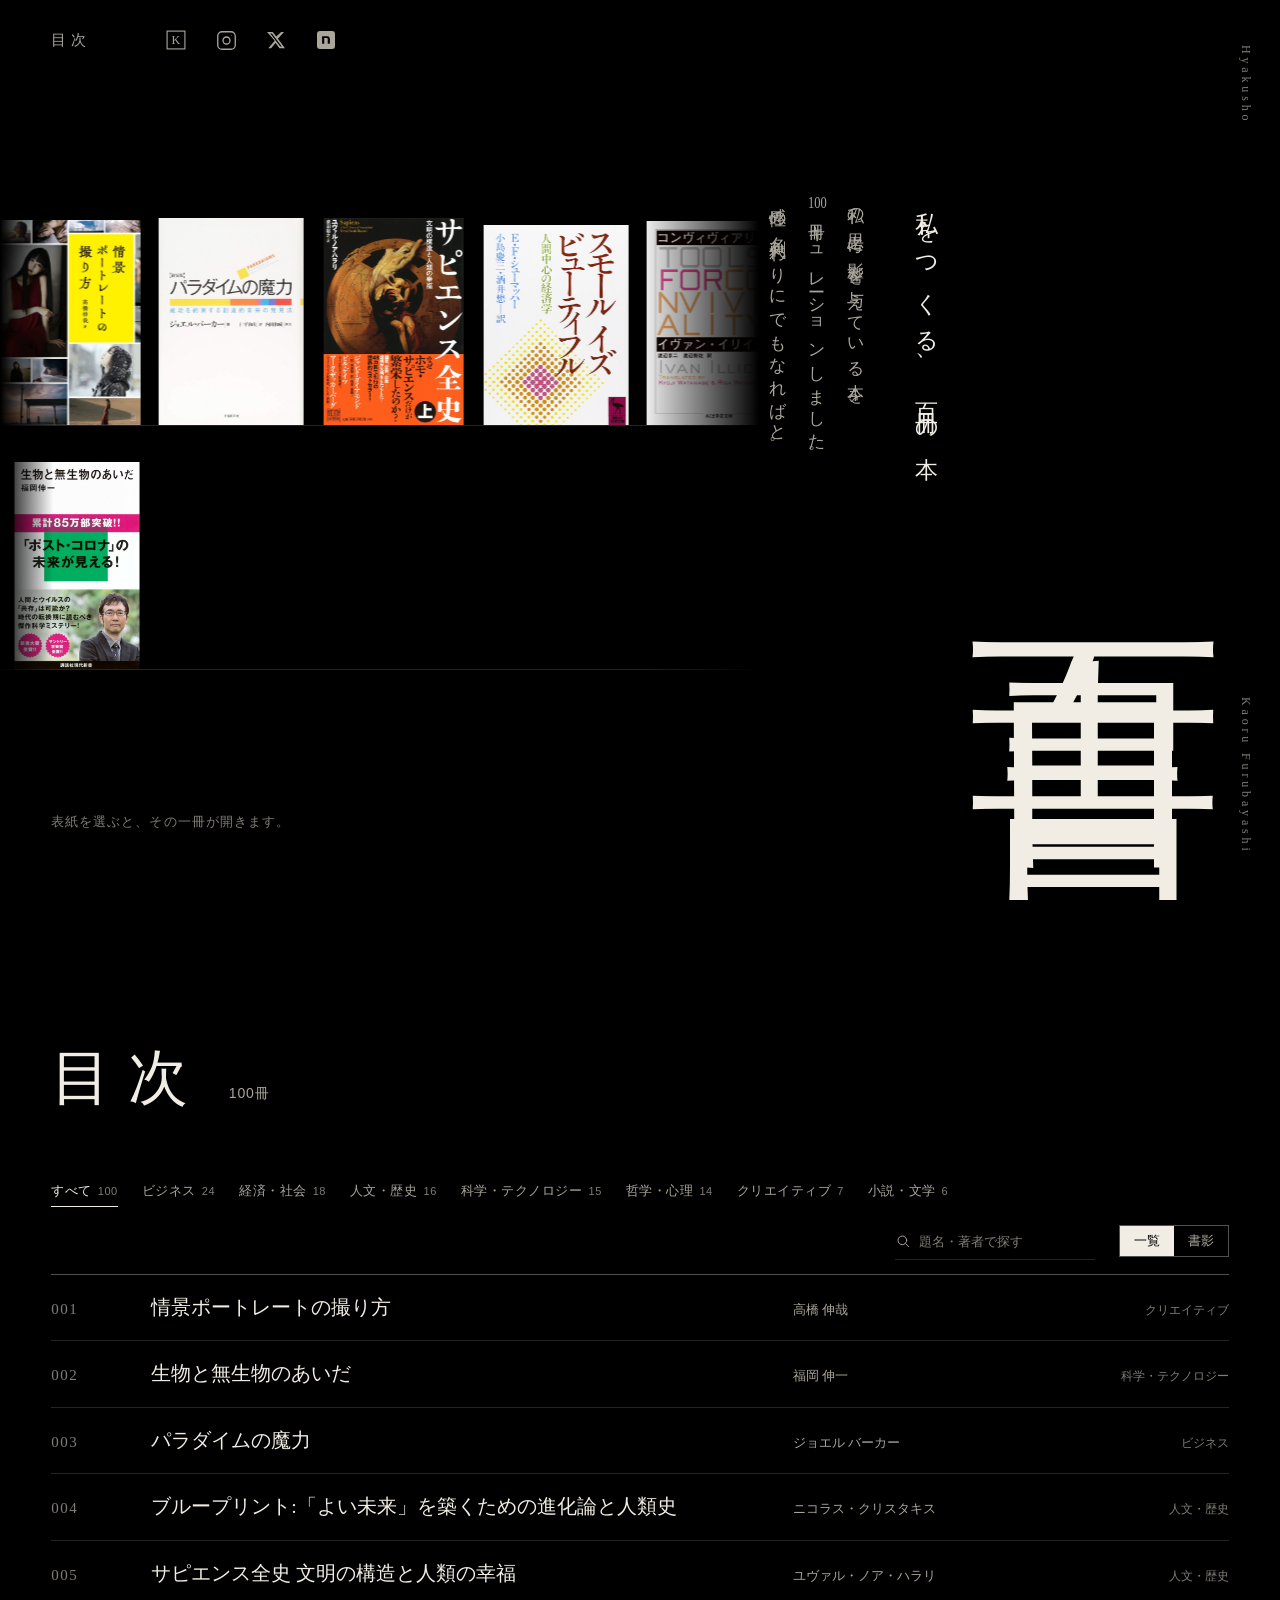
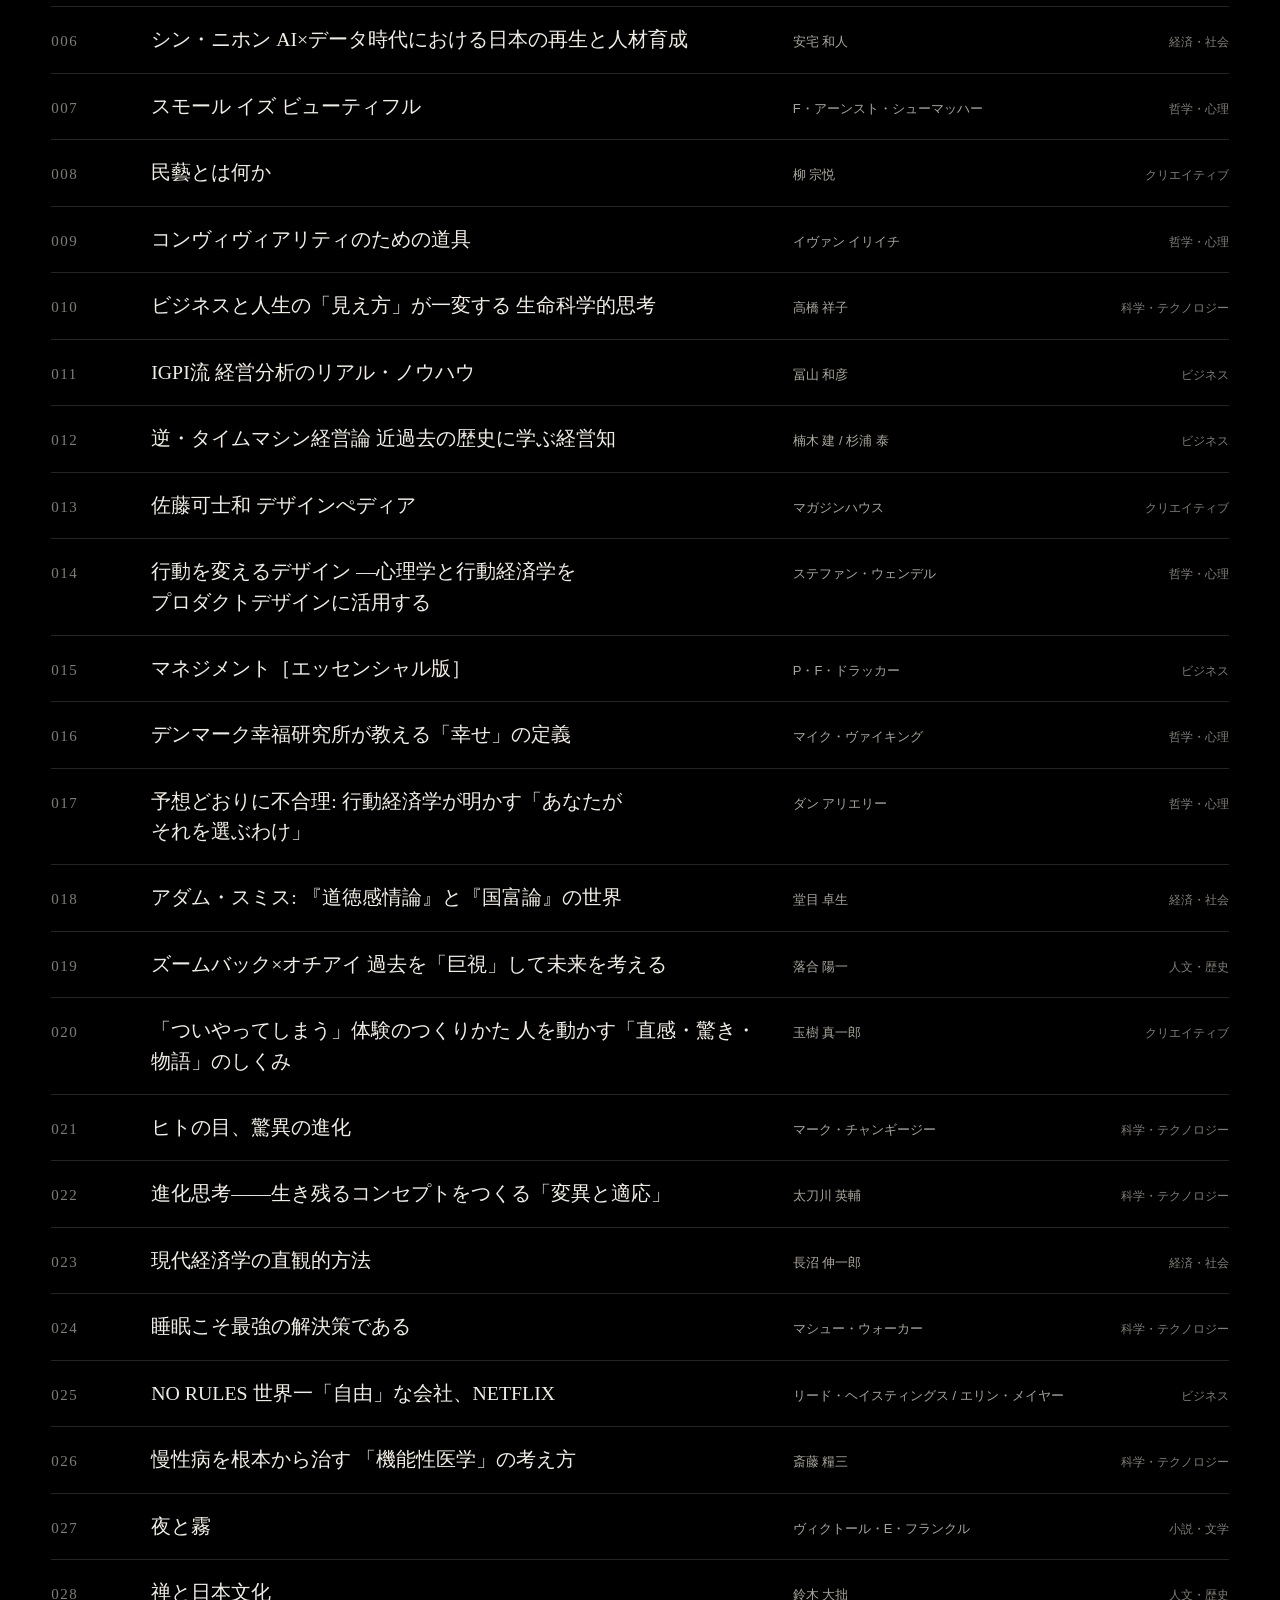
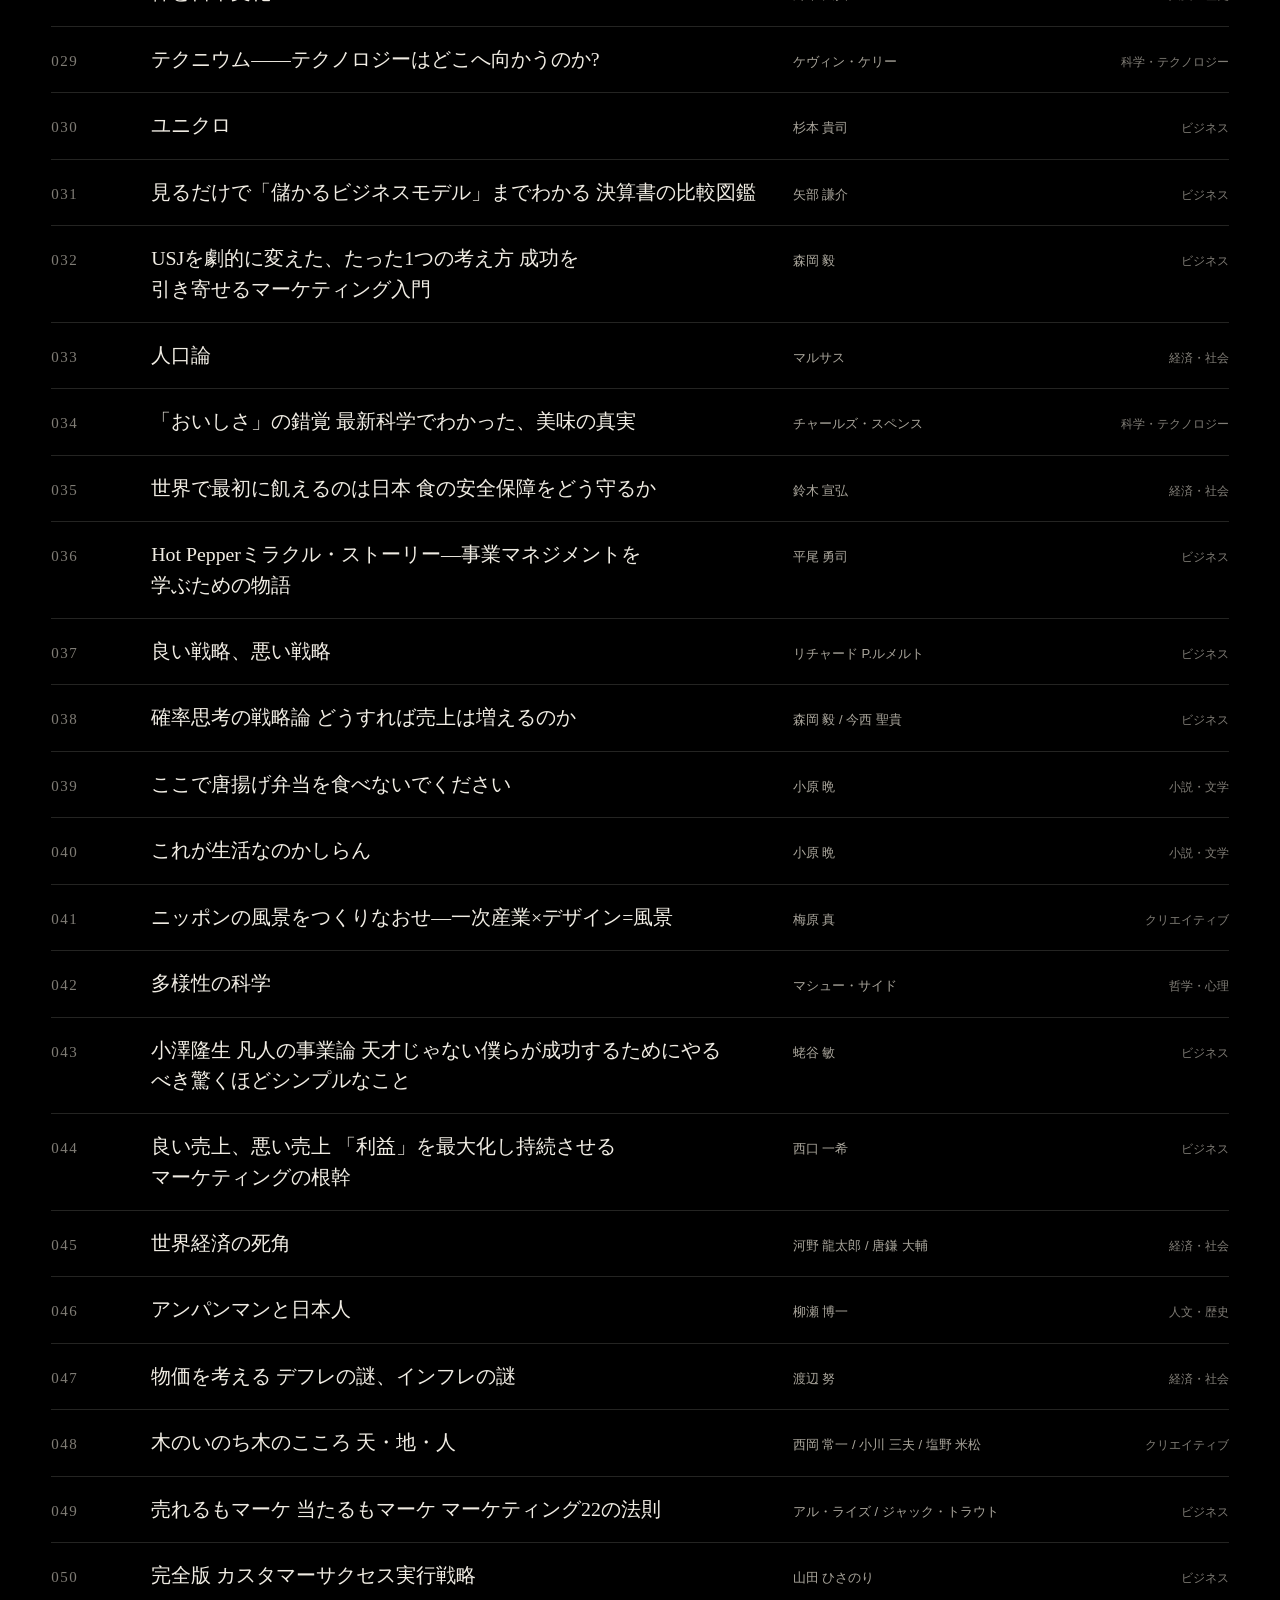
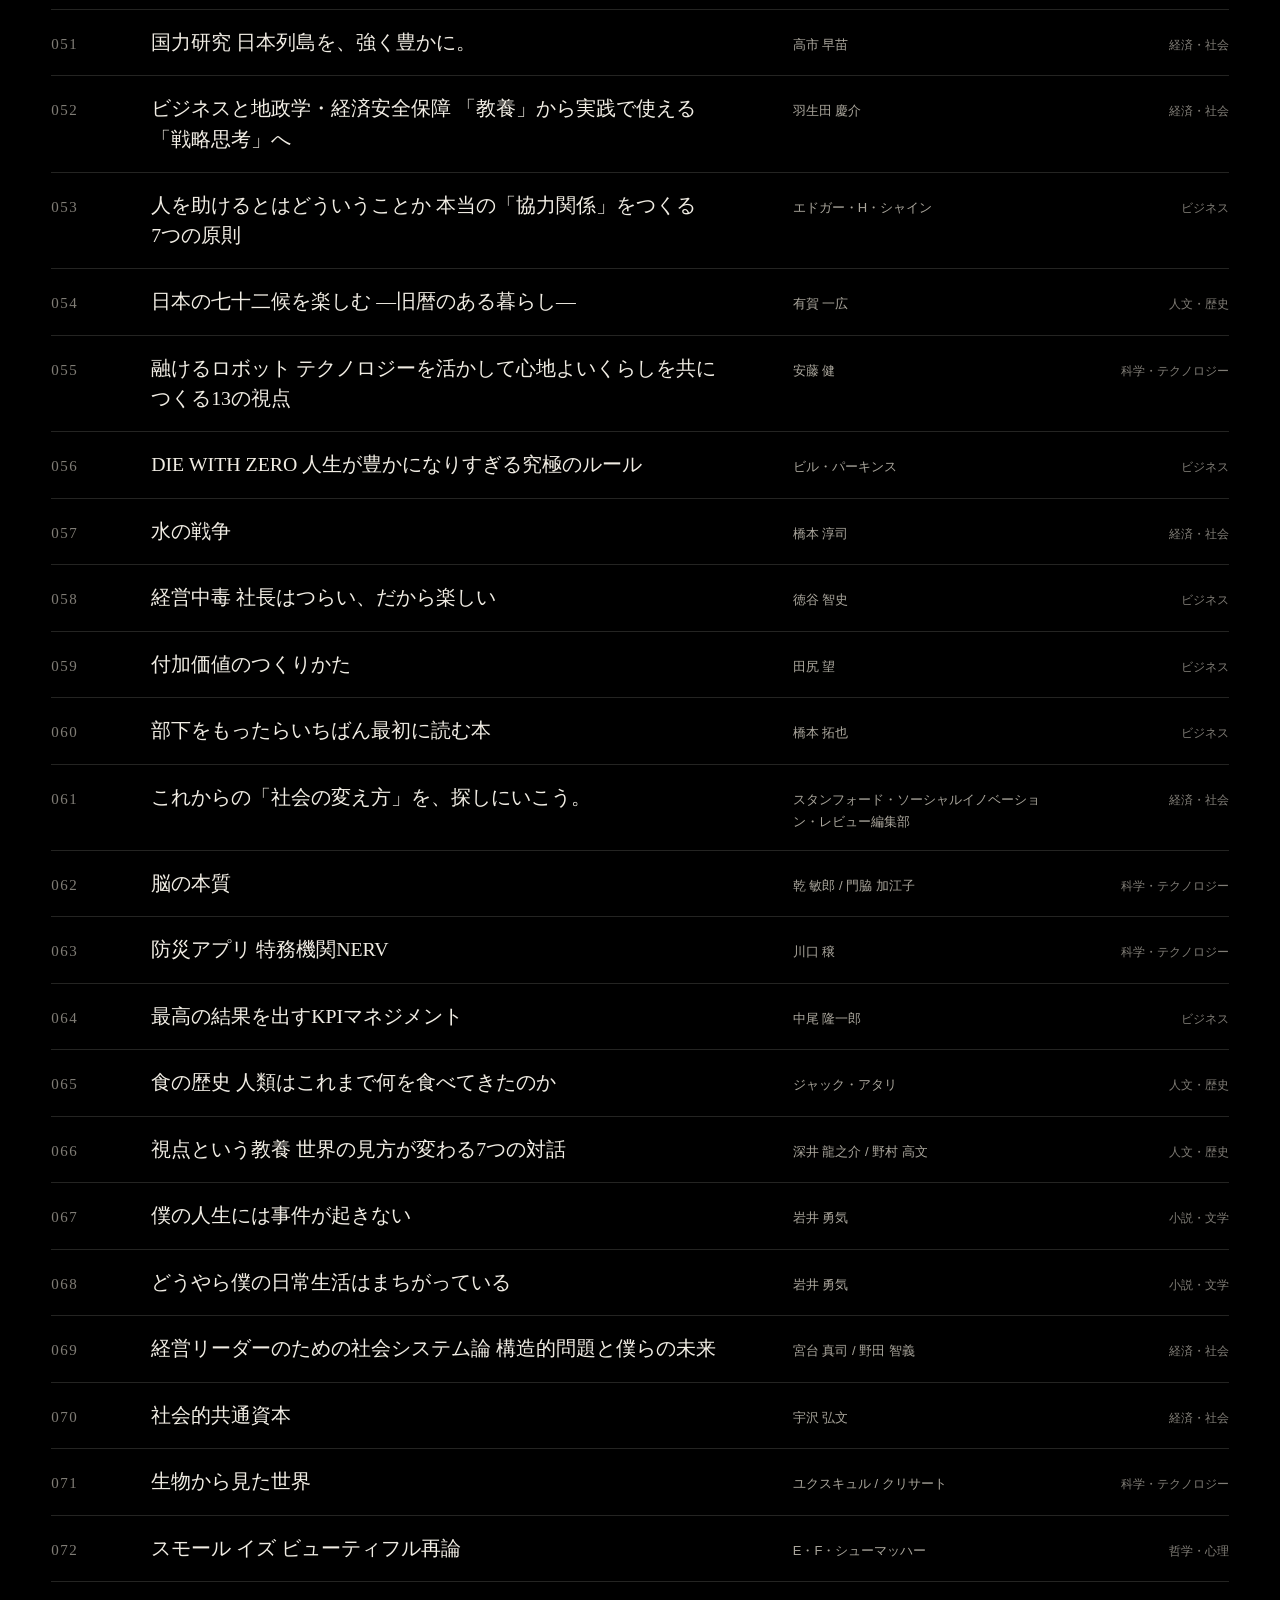
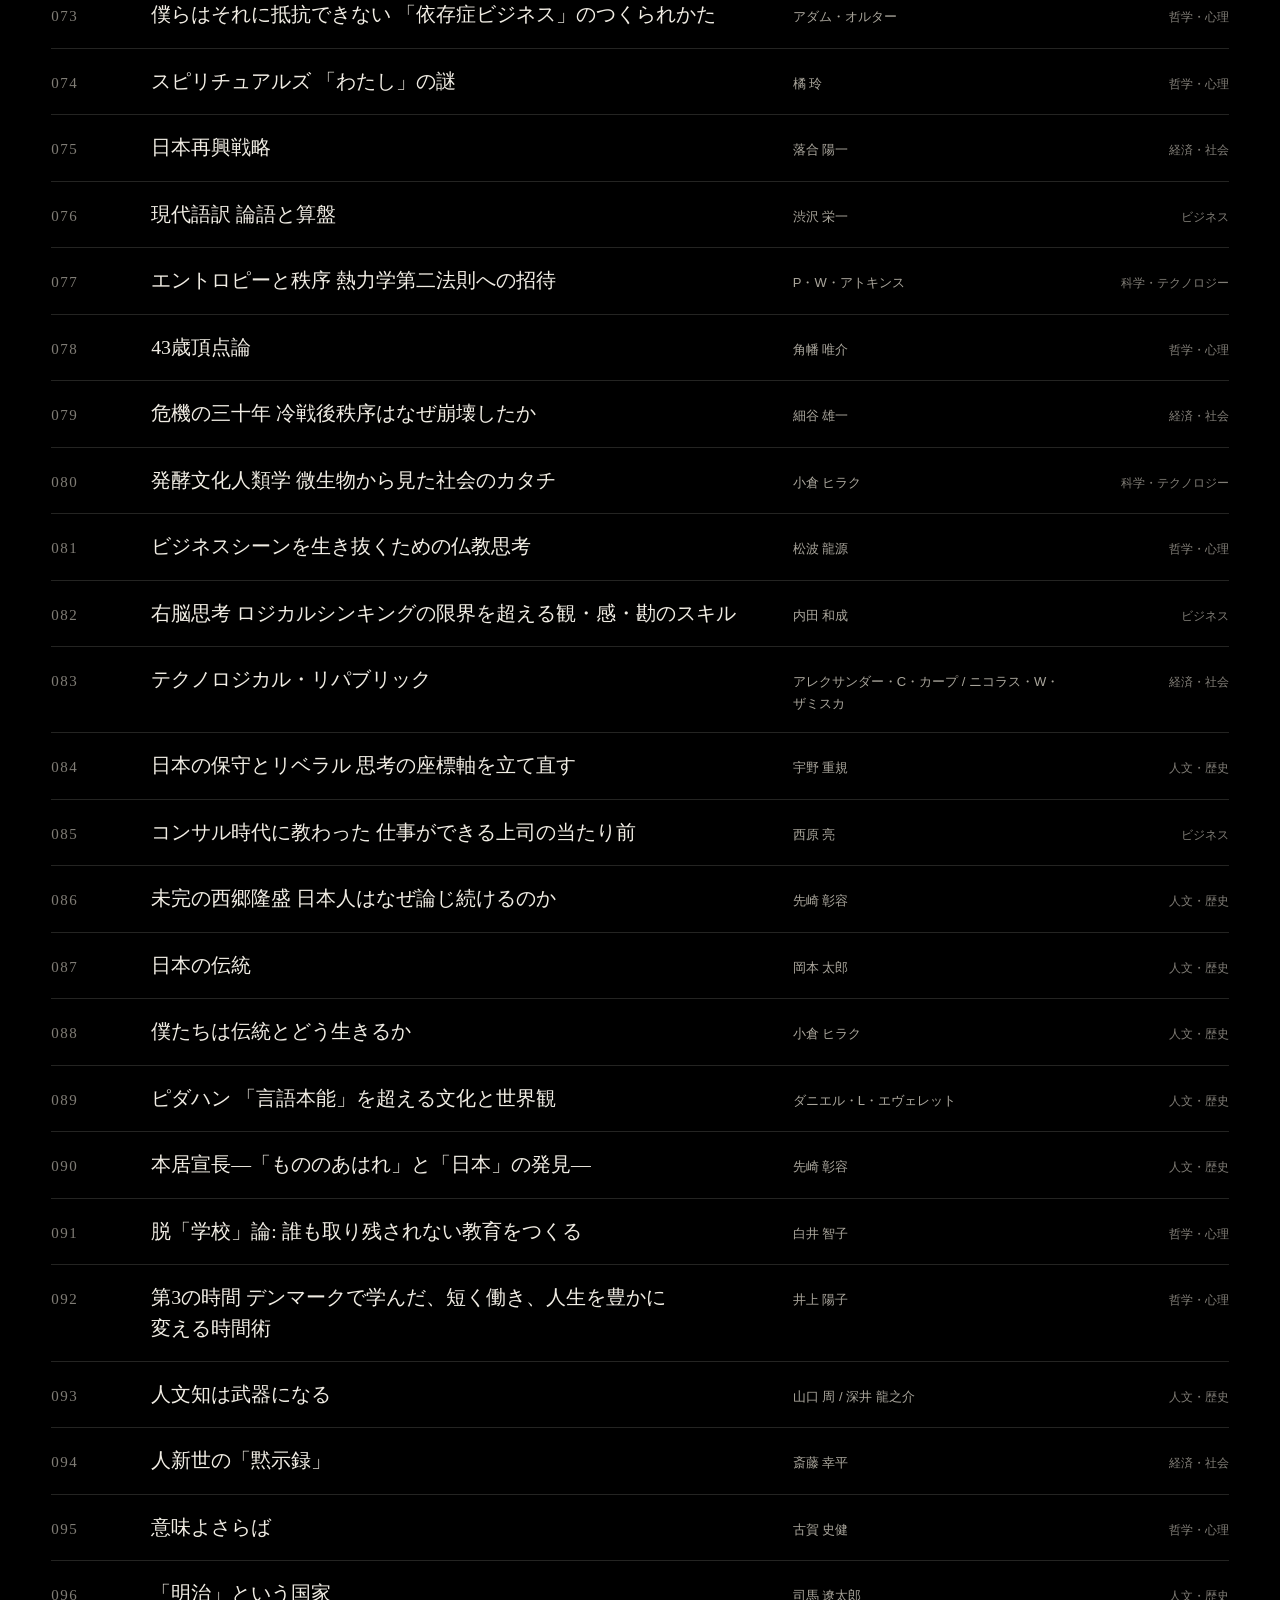
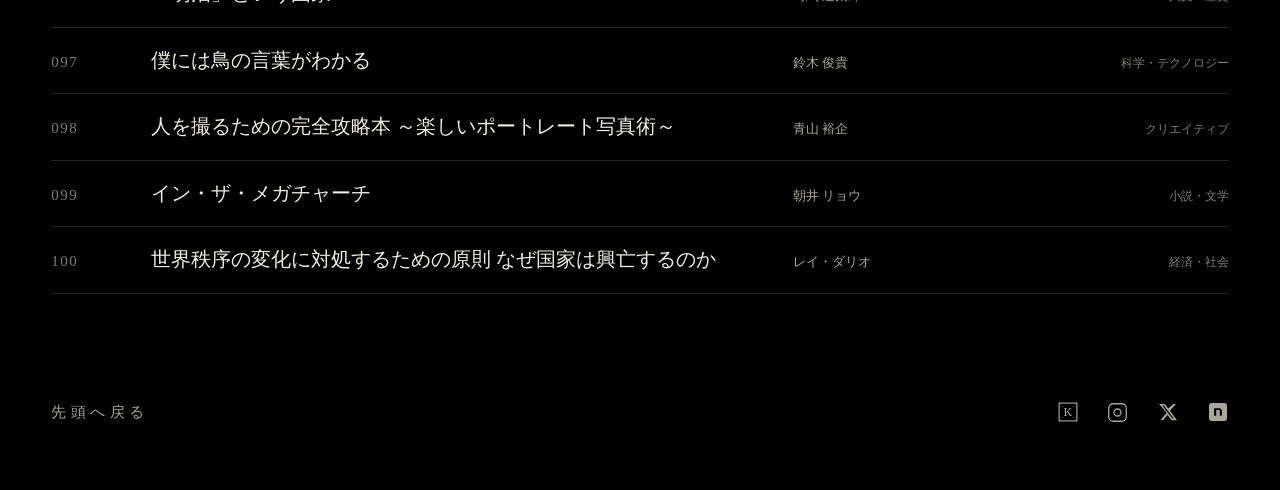
<file: index.html>
<!DOCTYPE html>
<html lang="ja">
<head>
<meta charset="UTF-8">
<meta http-equiv="Content-Security-Policy" content="default-src 'none'; script-src 'self'; style-src 'self' https://fonts.googleapis.com; font-src https://fonts.gstatic.com; img-src 'self'; connect-src 'self'; manifest-src 'self'; base-uri 'none'; form-action 'none'; object-src 'none'; require-trusted-types-for 'script'; trusted-types hyakusho-xml; upgrade-insecure-requests">
<meta name="viewport" content="width=device-width, initial-scale=1, viewport-fit=cover">
<meta name="referrer" content="no-referrer">
<meta name="color-scheme" content="dark">
<meta name="format-detection" content="telephone=no">
<title>&#x767E;&#x66F8; HYAKUSHO &#x2014; Kaoru Furubayashi</title>
<meta name="description" content="&#x767E;&#x66F8; HYAKUSHO &#x2014; &#x79C1;&#x3092;&#x3064;&#x304F;&#x308B;&#x3001;&#x767E;&#x518A;&#x306E;&#x672C;&#x3002;&#x79C1;&#x306E;&#x601D;&#x8003;&#x306B;&#x5F71;&#x97FF;&#x3092;&#x4E0E;&#x3048;&#x3066;&#x3044;&#x308B;100&#x518A;&#x306E;&#x30AD;&#x30E5;&#x30EC;&#x30FC;&#x30B7;&#x30E7;&#x30F3;&#x3002;">
<meta property="og:type" content="website">
<meta property="og:site_name" content="&#x767E;&#x66F8; HYAKUSHO">
<meta property="og:title" content="&#x767E;&#x66F8; &#x2014; &#x79C1;&#x3092;&#x3064;&#x304F;&#x308B;&#x3001;&#x767E;&#x518A;&#x306E;&#x672C;">
<meta property="og:description" content="&#x79C1;&#x306E;&#x601D;&#x8003;&#x306B;&#x5F71;&#x97FF;&#x3092;&#x4E0E;&#x3048;&#x3066;&#x3044;&#x308B;&#x672C;&#x3092;&#x3001;100&#x518A;&#x30AD;&#x30E5;&#x30EC;&#x30FC;&#x30B7;&#x30E7;&#x30F3;&#x3057;&#x307E;&#x3057;&#x305F;&#x3002;">
<meta property="og:locale" content="ja_JP">
<meta name="twitter:card" content="summary">
<meta name="theme-color" content="#000000">
<link rel="icon" href="favicon.ico" sizes="any">
<link rel="icon" type="image/svg+xml" href="favicon.svg">
<link rel="icon" type="image/png" sizes="32x32" href="favicon-32.png">
<link rel="icon" type="image/png" sizes="16x16" href="favicon-16.png">
<link rel="apple-touch-icon" href="apple-touch-icon.png">
<link rel="manifest" href="site.webmanifest">
<link rel="preconnect" href="https://fonts.googleapis.com">
<link rel="preconnect" href="https://fonts.gstatic.com" crossorigin>
<link rel="stylesheet" href="https://fonts.googleapis.com/css2?family=Shippori+Mincho+B1:wght@500&amp;display=swap">
<link rel="stylesheet" href="assets/app.css">
<script src="assets/boot.js"></script>
<script src="assets/app.js" defer></script>
</head>
<body>

<a class="skip" href="#mokuji">&#x76EE;&#x6B21;&#x3078;&#x79FB;&#x52D5;</a>

<div class="splash" id="splash" aria-hidden="true">
  <svg viewBox="0 0 512 512" fill="none" stroke="currentColor" stroke-width="12" stroke-linejoin="round" stroke-linecap="round">
    <path pathLength="1" d="M256 168 C216 140, 150 140, 118 160 L118 348 C150 328, 216 328, 256 356 Z"/>
    <path pathLength="1" d="M256 168 C296 140, 362 140, 394 160 L394 348 C362 328, 296 328, 256 356 Z"/>
  </svg>
</div>

<header class="tobira" id="top">
  <nav class="bar" aria-label="&#x30DA;&#x30FC;&#x30B8;&#x306E;&#x79FB;&#x52D5;&#x3068;&#x30EA;&#x30F3;&#x30AF;">
    <a class="bar-toc" href="#mokuji">&#x76EE;&#x6B21;</a>
    <ul class="links">
      <li><a href="https://www.kaoru-furubayashi.com/" target="_blank" rel="noopener noreferrer" aria-label="&#x81EA;&#x5DF1;&#x7D39;&#x4ECB;" data-tip="&#x81EA;&#x5DF1;&#x7D39;&#x4ECB;"><svg class="ico ico-home" viewBox="0 0 512 512" aria-hidden="true"><rect x="66" y="66" width="380" height="380" fill="none" stroke="currentColor" stroke-width="24"/><text x="256" y="346" text-anchor="middle" font-family="Georgia, serif" font-size="260" font-weight="300" fill="currentColor">K</text></svg></a></li>
      <li><a href="https://www.instagram.com/kaoru_desuyo/" target="_blank" rel="noopener noreferrer" aria-label="Instagram" data-tip="Instagram"><svg class="ico" viewBox="0 0 24 24" fill="none" stroke="currentColor" stroke-width="1.5" stroke-linecap="round" stroke-linejoin="round" aria-hidden="true"><rect x="2" y="2" width="20" height="20" rx="5" ry="5"/><circle cx="12" cy="12" r="4"/><circle cx="17.5" cy="6.5" r="0.5" fill="currentColor" stroke="none"/></svg></a></li>
      <li><a href="https://x.com/kaoru_desuyo" target="_blank" rel="noopener noreferrer" aria-label="X" data-tip="X"><svg class="ico ico-x" viewBox="0 0 24 24" fill="currentColor" aria-hidden="true"><path d="M18.244 2.25h3.308l-7.227 8.26 8.502 11.24H16.17l-4.714-6.231-5.401 6.231H2.748l7.73-8.835L1.254 2.25H8.08l4.258 5.63 5.906-5.63zm-1.161 17.52h1.833L7.084 4.126H5.117z"/></svg></a></li>
      <li><a href="https://note.com/f_k_2" target="_blank" rel="noopener noreferrer" aria-label="note" data-tip="note"><svg class="ico ico-note" viewBox="0 0 493 493" aria-hidden="true"><rect width="493" height="493" rx="80" ry="80" fill="currentColor"/><path d="m139.57,142.06c41.19,0,97.6-2.09,138.1-1.04,54.34,1.39,74.76,25.06,75.45,83.53.69,33.06,0,127.73,0,127.73h-58.79c0-82.83.35-96.5,0-122.6-.69-22.97-7.25-33.92-24.9-36.01-18.69-2.09-71.07-.35-71.07-.35v158.96h-58.79v-210.22Z" fill="#000"/></svg></a></li>
    </ul>
  </nav>

  <div class="tobira-text">
    <p class="spine-latin" lang="en"><span>Hyakusho</span><span>Kaoru Furubayashi</span></p>
    <h1 class="spine-title"><span>&#x767E;</span><span>&#x66F8;</span></h1>
    <p class="spine-sub">&#x79C1;&#x3092;&#x3064;&#x304F;&#x308B;&#x3001;&#x767E;&#x518A;&#x306E;&#x672C;</p>
    <p class="lede"><span class="ln">&#x79C1;&#x306E;&#x601D;&#x8003;&#x306B;&#x5F71;&#x97FF;&#x3092;&#x4E0E;&#x3048;&#x3066;&#x3044;&#x308B;&#x672C;&#x3092;&#x3001;</span><span class="ln"><span class="tcy">100</span>&#x518A;&#x30AD;&#x30E5;&#x30EC;&#x30FC;&#x30B7;&#x30E7;&#x30F3;&#x3057;&#x307E;&#x3057;&#x305F;&#x3002;</span><span class="ln">&#x611F;&#x6027;&#x306E;&#x540D;&#x523A;&#x4EE3;&#x308F;&#x308A;&#x306B;&#x3067;&#x3082;&#x306A;&#x308C;&#x3070;&#x3068;&#x3002;</span></p>
  </div>

  <div class="belts" id="belts" aria-hidden="true">
    <div class="belt"><div class="belt-track"></div></div>
    <div class="belt"><div class="belt-track"></div></div>
  </div>

  <p class="readout" id="readout" aria-hidden="true">
    <span class="readout-no" id="readout-no"></span>
    <span class="readout-title" id="readout-title" data-idle="&#x8868;&#x7D19;&#x3092;&#x9078;&#x3076;&#x3068;&#x3001;&#x305D;&#x306E;&#x4E00;&#x518A;&#x304C;&#x958B;&#x304D;&#x307E;&#x3059;&#x3002;">&#x8868;&#x7D19;&#x3092;&#x9078;&#x3076;&#x3068;&#x3001;&#x305D;&#x306E;&#x4E00;&#x518A;&#x304C;&#x958B;&#x304D;&#x307E;&#x3059;&#x3002;</span>
    <span class="readout-author" id="readout-author"></span>
  </p>
</header>

<main class="mokuji" id="mokuji" tabindex="-1">
  <div class="mokuji-head">
    <h2>&#x76EE;&#x6B21;</h2>
    <p class="count" id="count" aria-live="polite"></p>
  </div>

  <div class="tools">
    <div class="chips" id="chips" role="group" aria-label="&#x30B8;&#x30E3;&#x30F3;&#x30EB;&#x3067;&#x7D5E;&#x308A;&#x8FBC;&#x3080;" data-all="&#x3059;&#x3079;&#x3066;"></div>
    <div class="tools-side">
      <div class="search">
        <label for="q" class="search-icon">
          <span class="vh">&#x984C;&#x540D;&#x30FB;&#x8457;&#x8005;&#x3067;&#x63A2;&#x3059;</span>
          <svg viewBox="0 0 24 24" fill="none" stroke="currentColor" stroke-width="1.5" stroke-linecap="round" aria-hidden="true"><circle cx="11" cy="11" r="6.5"/><path d="m16 16 4.5 4.5"/></svg>
        </label>
        <input id="q" type="search" placeholder="&#x984C;&#x540D;&#x30FB;&#x8457;&#x8005;&#x3067;&#x63A2;&#x3059;" autocomplete="off" autocapitalize="off" spellcheck="false" maxlength="60" enterkeyhint="search">
        <button type="button" class="search-clear" id="q-clear" aria-label="&#x691C;&#x7D22;&#x8A9E;&#x3092;&#x6D88;&#x3059;" hidden>
          <svg viewBox="0 0 24 24" fill="none" stroke="currentColor" stroke-width="1.5" stroke-linecap="round" aria-hidden="true"><path d="M7 7l10 10M17 7 7 17"/></svg>
        </button>
      </div>
      <div class="views" role="group" aria-label="&#x8868;&#x793A;&#x306E;&#x5207;&#x308A;&#x66FF;&#x3048;">
        <button type="button" id="view-list" aria-pressed="true">&#x4E00;&#x89A7;</button>
        <button type="button" id="view-grid" aria-pressed="false">&#x66F8;&#x5F71;</button>
      </div>
    </div>
  </div>

  <p class="state" id="loading">&#x8AAD;&#x307F;&#x8FBC;&#x3093;&#x3067;&#x3044;&#x307E;&#x3059;</p>

  <div class="state" id="error" hidden>
    <p class="state-title" id="error-title"></p>
    <p id="error-lead"></p>
    <ul class="state-list" id="error-list"></ul>
    <div class="pick" id="error-pick" hidden>
      <button type="button" class="pickbtn" id="pick">books.xlsx &#x3092;&#x9078;&#x3093;&#x3067;&#x8868;&#x793A;&#x3059;&#x308B;</button>
      <input type="file" id="pick-file" accept=".xlsx,.csv" hidden>
      <p class="state-note">&#x9078;&#x3093;&#x3060;&#x30D5;&#x30A1;&#x30A4;&#x30EB;&#x306F;&#x3053;&#x306E;&#x30D1;&#x30BD;&#x30B3;&#x30F3;&#x306E;&#x4E2D;&#x3067;&#x8AAD;&#x307F;&#x8FBC;&#x3080;&#x3060;&#x3051;&#x3067;&#x3001;&#x3069;&#x3053;&#x306B;&#x3082;&#x9001;&#x4FE1;&#x3055;&#x308C;&#x307E;&#x305B;&#x3093;&#x3002;</p>
    </div>
  </div>

  <div class="state check" id="check" hidden></div>

  <ol class="list" id="list"></ol>
  <ol class="grid" id="grid" hidden></ol>

  <div class="state" id="empty" hidden>
    <p class="state-title">&#x4E00;&#x81F4;&#x3059;&#x308B;&#x672C;&#x304C;&#x3042;&#x308A;&#x307E;&#x305B;&#x3093;&#x3002;</p>
    <button type="button" class="textbtn" id="reset">&#x7D5E;&#x308A;&#x8FBC;&#x307F;&#x3092;&#x89E3;&#x9664;</button>
  </div>
</main>

<footer class="end">
  <a class="end-top" href="#top">&#x5148;&#x982D;&#x3078;&#x623B;&#x308B;</a>
  <ul class="links">
    <li><a href="https://www.kaoru-furubayashi.com/" target="_blank" rel="noopener noreferrer" aria-label="&#x81EA;&#x5DF1;&#x7D39;&#x4ECB;" data-tip="&#x81EA;&#x5DF1;&#x7D39;&#x4ECB;"><svg class="ico ico-home" viewBox="0 0 512 512" aria-hidden="true"><rect x="66" y="66" width="380" height="380" fill="none" stroke="currentColor" stroke-width="24"/><text x="256" y="346" text-anchor="middle" font-family="Georgia, serif" font-size="260" font-weight="300" fill="currentColor">K</text></svg></a></li>
    <li><a href="https://www.instagram.com/kaoru_desuyo/" target="_blank" rel="noopener noreferrer" aria-label="Instagram" data-tip="Instagram"><svg class="ico" viewBox="0 0 24 24" fill="none" stroke="currentColor" stroke-width="1.5" stroke-linecap="round" stroke-linejoin="round" aria-hidden="true"><rect x="2" y="2" width="20" height="20" rx="5" ry="5"/><circle cx="12" cy="12" r="4"/><circle cx="17.5" cy="6.5" r="0.5" fill="currentColor" stroke="none"/></svg></a></li>
    <li><a href="https://x.com/kaoru_desuyo" target="_blank" rel="noopener noreferrer" aria-label="X" data-tip="X"><svg class="ico ico-x" viewBox="0 0 24 24" fill="currentColor" aria-hidden="true"><path d="M18.244 2.25h3.308l-7.227 8.26 8.502 11.24H16.17l-4.714-6.231-5.401 6.231H2.748l7.73-8.835L1.254 2.25H8.08l4.258 5.63 5.906-5.63zm-1.161 17.52h1.833L7.084 4.126H5.117z"/></svg></a></li>
    <li><a href="https://note.com/f_k_2" target="_blank" rel="noopener noreferrer" aria-label="note" data-tip="note"><svg class="ico ico-note" viewBox="0 0 493 493" aria-hidden="true"><rect width="493" height="493" rx="80" ry="80" fill="currentColor"/><path d="m139.57,142.06c41.19,0,97.6-2.09,138.1-1.04,54.34,1.39,74.76,25.06,75.45,83.53.69,33.06,0,127.73,0,127.73h-58.79c0-82.83.35-96.5,0-122.6-.69-22.97-7.25-33.92-24.9-36.01-18.69-2.09-71.07-.35-71.07-.35v158.96h-58.79v-210.22Z" fill="#000"/></svg></a></li>
  </ul>
</footer>

<dialog class="book" id="book" aria-labelledby="bk-title">
  <div class="book-in">
    <div class="book-scroll" id="bk-scroll">
    <div class="book-cover" id="bk-cover"></div>
    <div class="book-body" id="bk-body">
      <p class="book-meta"><span class="book-no" id="bk-no"></span><span class="book-genre" id="bk-genre"></span></p>
      <h2 class="book-title" id="bk-title" tabindex="-1" autofocus></h2>
      <p class="book-author" id="bk-author"></p>
      <p class="book-review" id="bk-review" hidden></p>
      <div class="book-actions">
        <a class="book-link" id="bk-link" target="_blank" rel="noopener noreferrer nofollow">
          <span>&#x5546;&#x54C1;&#x30DA;&#x30FC;&#x30B8;&#x3078;</span>
          <span class="book-host" id="bk-host"></span>
          <svg viewBox="0 0 24 24" fill="none" stroke="currentColor" stroke-width="1.5" stroke-linecap="round" stroke-linejoin="round" aria-hidden="true"><path d="M14 4h6v6"/><path d="M20 4 10 14"/><path d="M18 14v5a1 1 0 0 1-1 1H5a1 1 0 0 1-1-1V7a1 1 0 0 1 1-1h5"/></svg>
        </a>
        <button type="button" class="textbtn" id="bk-copy" data-label="&#x30EA;&#x30F3;&#x30AF;&#x3092;&#x30B3;&#x30D4;&#x30FC;" data-done="&#x30B3;&#x30D4;&#x30FC;&#x3057;&#x307E;&#x3057;&#x305F;" hidden>&#x30EA;&#x30F3;&#x30AF;&#x3092;&#x30B3;&#x30D4;&#x30FC;</button>
      </div>
    </div>
    </div>
    <div class="book-nav">
      <button type="button" id="bk-prev">
        <span class="vh">&#x524D;&#x306E;&#x4E00;&#x518A;</span>
        <svg viewBox="0 0 24 24" fill="none" stroke="currentColor" stroke-width="1.5" stroke-linecap="round" stroke-linejoin="round" aria-hidden="true"><path d="m14 6-6 6 6 6"/></svg>
        <span id="bk-prev-t"></span>
      </button>
      <button type="button" id="bk-next">
        <span class="vh">&#x6B21;&#x306E;&#x4E00;&#x518A;</span>
        <span id="bk-next-t"></span>
        <svg viewBox="0 0 24 24" fill="none" stroke="currentColor" stroke-width="1.5" stroke-linecap="round" stroke-linejoin="round" aria-hidden="true"><path d="m10 6 6 6-6 6"/></svg>
      </button>
    </div>
    <button type="button" class="book-close" id="bk-close" aria-label="&#x9589;&#x3058;&#x308B;">
      <svg viewBox="0 0 24 24" fill="none" stroke="currentColor" stroke-width="1.5" stroke-linecap="round" aria-hidden="true"><path d="M6 6l12 12M18 6 6 18"/></svg>
    </button>
  </div>
</dialog>

<div class="peek" id="peek" aria-hidden="true"><img id="peek-img" alt="" decoding="async"></div>

<noscript><p class="noscript">&#x3053;&#x306E;&#x9801;&#x306F; JavaScript &#x3092;&#x6709;&#x52B9;&#x306B;&#x3059;&#x308B;&#x3068;&#x3001;100&#x518A;&#x306E;&#x4E00;&#x89A7;&#x304C;&#x8868;&#x793A;&#x3055;&#x308C;&#x307E;&#x3059;&#x3002;</p></noscript>

</body>
</html>
</file>
<file: assets/app.css>
@charset "UTF-8";
/* Hyakusho - stylesheet. ASCII only on purpose (encoding-proof). */

:root {
  --sumi: #000;                          /* ink: the page */
  --sumi-2: #0e0e0d;                     /* raised surface */
  --kami: #f1ede4;                       /* paper: text */
  --kami-2: #aaa69c;                     /* secondary text */
  --kami-3: #807d76;                     /* tertiary text */
  --kei: rgba(241, 237, 228, .15);       /* hairline */
  --kei-2: rgba(241, 237, 228, .34);     /* strong hairline */
  --mincho: "Shippori Mincho B1", "Hiragino Mincho ProN", "Yu Mincho", YuMincho, "Noto Serif JP", serif;
  --gothic: "Hiragino Kaku Gothic ProN", "Hiragino Sans", "Yu Gothic Medium", "Yu Gothic", "Noto Sans JP", Meiryo, sans-serif;
  --pad: clamp(1.25rem, 4vw, 3.5rem);
  --ease: cubic-bezier(.2, .7, .1, 1);
  --intro: 1.15s;                        /* when the title page starts to appear */
  color-scheme: dark;
}

*, *::before, *::after { box-sizing: border-box; }
html { background: var(--sumi); -webkit-text-size-adjust: 100%; scroll-behavior: smooth; }
html:has(dialog[open]) { overflow: hidden; }
body {
  margin: 0;
  background: var(--sumi);
  color: var(--kami);
  font: 500 1rem/1.9 var(--mincho);
  -webkit-font-smoothing: antialiased;
  overflow-x: clip;
}
h1, h2, p, ol, ul { margin: 0; }
ol, ul { padding: 0; list-style: none; }
a { color: inherit; }
button { font: inherit; color: inherit; background: none; border: 0; padding: 0; cursor: pointer; border-radius: 0; }
img { display: block; }
.row-title, .tile-title, .book-title, .readout-title, .state-title, .fb-title, .book-nav span { word-break: auto-phrase; }
[hidden] { display: none !important; }
:focus-visible { outline: 2px solid var(--kami); outline-offset: 3px; }
::selection { background: var(--kami); color: var(--sumi); }

.vh { position: absolute; width: 1px; height: 1px; overflow: hidden; clip-path: inset(50%); white-space: nowrap; }
.skip {
  position: fixed; left: 1rem; top: 1rem; z-index: 200;
  padding: .5rem 1rem; background: var(--kami); color: var(--sumi);
  font: .875rem var(--gothic); text-decoration: none;
  transform: translateY(-300%);
}
.skip:focus { transform: none; }

/* ---------- Splash: the book icon comes toward you and opens ---------- */
.splash {
  position: fixed; inset: 0; z-index: 100;
  display: grid; place-items: center;
  background: var(--sumi); color: var(--kami);
  animation: splash-out .4s ease 1s forwards;
}
.splash svg { width: 5.5rem; height: 5.5rem; animation: splash-zoom 1.2s cubic-bezier(.6, 0, .8, .1) forwards; }
.splash path { stroke-dasharray: 1; stroke-dashoffset: 1; animation: splash-draw .55s ease forwards; }
@keyframes splash-draw { to { stroke-dashoffset: 0; } }
@keyframes splash-zoom { 0%, 52% { transform: none; opacity: 1; } 100% { transform: scale(26); opacity: 0; } }
@keyframes splash-out { to { opacity: 0; visibility: hidden; } }
.is-returning .splash { display: none; }
.is-returning { --intro: 0s; }

/* ---------- Tobira: the title page ---------- */
.tobira {
  --fs: min(35svh, 20vw);                /* size of one title glyph */
  --bh: clamp(7.5rem, 23svh, 15rem);     /* height of a book on the belt */
  position: relative;
  display: grid;
  grid-template-columns: minmax(0, 1fr) auto;
  grid-template-rows: auto minmax(0, 1fr) auto;
  min-height: 100svh;
  overflow: clip;
}
.bar {
  grid-column: 1; grid-row: 1;
  display: flex; align-items: center; gap: .25rem clamp(2rem, 5vw, 4.5rem); flex-wrap: wrap;
  padding: 1.125rem var(--pad) 0;
}
.bar-toc { padding: .5rem 0; font-size: .9375rem; letter-spacing: .3em; text-decoration: none; color: var(--kami-2); transition: color .25s; }
.bar-toc:hover { color: var(--kami); }

/* Links to the author's own site (the K mark) and SNS: the same set at the top and at the end of the page.
   Every icon sits in the same 44px target and is drawn to the same optical size (an 18px square). */
.links { display: flex; align-items: center; gap: 0 .375rem; margin-right: -.6875rem; }
.links a {
  position: relative;
  display: grid; place-items: center; width: 2.75rem; height: 2.75rem;
  color: var(--kami-2); transition: color .25s;
}
.links a:hover, .links a:focus-visible { color: var(--kami); }
.ico { display: block; width: 1.3125rem; height: 1.3125rem; }   /* 21px box: Instagram's square and X's glyph read at ~18px */
.ico-home { width: 1.5rem; height: 1.5rem; }                     /* the K frame is 77% of its box: 24px -> 18.4px */
.ico-note { width: 1.125rem; height: 1.125rem; }                 /* a solid square looks heavier: draw it 18px */
.ico-x { width: 1.25rem; height: 1.25rem; }                        /* a diagonal glyph: 20px box -> 18px wide */
/* name of the destination, shown on hover / keyboard focus */
.links a::after {
  content: attr(data-tip);
  position: absolute; left: 50%; top: calc(100% + .125rem);
  padding: .125rem .5rem;
  font: .6875rem/1.5 var(--gothic); letter-spacing: .04em; white-space: nowrap; color: var(--kami);
  background: var(--sumi); border: 1px solid var(--kei-2);
  opacity: 0; transform: translate(-50%, -.25rem); pointer-events: none;
  transition: opacity .2s, transform .25s var(--ease);
}
.links a:hover::after, .links a:focus-visible::after { opacity: 1; transform: translate(-50%, 0); }
.end .links a::after { top: auto; bottom: calc(100% + .125rem); transform: translate(-50%, .25rem); }
.end .links a:hover::after, .end .links a:focus-visible::after { transform: translate(-50%, 0); }
@media (hover: none) { .links a::after { display: none; } }

.tobira-text {
  --h: max(100svh, 34rem);                       /* column height */
  --pt: clamp(1.5rem, 5svh, 3rem);               /* column top / bottom padding */
  --ten: calc(var(--h) / 2 - var(--fs) - var(--pt));  /* top of the title glyphs: the line every column starts from */
  grid-column: 2; grid-row: 1 / -1;
  writing-mode: vertical-rl;
  height: var(--h);
  padding: var(--pt) clamp(1rem, 2.2vw, 2rem) var(--pt) 0;
}
.spine-latin {
  display: flex; justify-content: space-between;
  font-size: .75rem; line-height: 1; letter-spacing: .32em; color: var(--kami-3);
  margin-left: clamp(.5rem, 1.2vw, 1.25rem);
}
.spine-title {
  font-size: var(--fs); font-weight: 500; line-height: 1; letter-spacing: .02em;
  text-align: center; white-space: nowrap;
}
.spine-title span { display: inline-block; }
.spine-sub {
  font-size: clamp(1.125rem, 2.6svh, 1.625rem); line-height: 1; letter-spacing: .42em;
  padding-top: var(--ten);
  margin: 0 clamp(1.25rem, 2.4vw, 2.5rem) 0 clamp(1.5rem, 3vw, 3rem);
}
.lede {
  padding-top: var(--ten);
  font-size: clamp(.875rem, 1.9svh, 1.0625rem); line-height: 2.3; letter-spacing: .2em;
  color: var(--kami-2);
  line-break: strict;
}
.lede .ln { display: block; }
.tcy { text-combine-upright: all; -webkit-text-combine: horizontal; letter-spacing: 0; }

.belts {
  grid-column: 1; grid-row: 2;
  align-self: center;
  display: grid; gap: clamp(.75rem, 2.4svh, 1.75rem);
  -webkit-mask-image: linear-gradient(90deg, transparent, #000 7%, #000 84%, transparent);
          mask-image: linear-gradient(90deg, transparent, #000 7%, #000 84%, transparent);
}
.belt {
  overflow: hidden;
  padding-top: 14px;                      /* headroom so a lifted book never touches the row above */
  border-bottom: 1px solid var(--kei);    /* the shelf the books stand on */
  cursor: grab; touch-action: pan-y;
  -webkit-user-select: none; user-select: none;
}
.belt.is-dragging { cursor: grabbing; }
.belt.is-static { overflow-x: auto; scrollbar-width: none; cursor: auto; touch-action: auto; }
.belt-track { display: flex; gap: clamp(.75rem, 1.4vw, 1.25rem); width: max-content; will-change: transform; }
.bk {
  flex: none;
  width: calc(var(--bh) * .7); height: var(--bh);
  display: flex; align-items: flex-end; justify-content: center;
  cursor: pointer;
  transition: transform .4s var(--ease), opacity .4s ease, filter .4s ease;
}
.bk img { max-width: 100%; max-height: 100%; width: auto; height: auto; -webkit-user-drag: none; pointer-events: none; }
.belts.is-filtered .bk:not(.is-match) { opacity: .14; filter: grayscale(1); }
@media (hover: hover) and (pointer: fine) {
  .belt:not(.is-dragging):hover .bk { opacity: .5; }
  .belt:not(.is-dragging) .bk:hover { opacity: 1; transform: translateY(-10px); }
  .belts.is-filtered .belt:hover .bk:not(.is-match):not(:hover) { opacity: .14; }
}

.readout {
  grid-column: 1; grid-row: 3;
  display: grid; grid-template-columns: auto minmax(0, 1fr); column-gap: 1.25rem; align-items: baseline;
  min-height: 5.5rem;
  padding: 0 var(--pad) 1.75rem;
}
.readout-no { grid-row: 1 / 3; font-size: 2.25rem; line-height: 1.2; letter-spacing: .04em; font-variant-numeric: tabular-nums; }
.readout-no:empty { display: none; }
.readout-title { font-size: 1.0625rem; line-height: 1.6; white-space: nowrap; overflow: hidden; text-overflow: ellipsis; }
.readout-author { grid-column: 2; font: .8125rem/1.6 var(--gothic); color: var(--kami-2); white-space: nowrap; overflow: hidden; text-overflow: ellipsis; }
.readout.is-idle .readout-title { color: var(--kami-3); font: .8125rem/1.6 var(--gothic); letter-spacing: .08em; }

/* One orchestrated entrance, right to left, the way the page is read */
@media (prefers-reduced-motion: no-preference) {
  .spine-title span { animation: rise 1.1s var(--ease) var(--intro) backwards; }
  .spine-title span + span { animation-delay: calc(var(--intro) + .12s); }
  .spine-latin { animation: fade 1s ease calc(var(--intro) + .1s) backwards; }
  .spine-sub   { animation: fade 1s ease calc(var(--intro) + .45s) backwards; }
  .lede        { animation: fade 1s ease calc(var(--intro) + .7s) backwards; }
  .bar, .readout { animation: fade 1s ease calc(var(--intro) + 1s) backwards; }
  .belts       { animation: fade 1.4s ease calc(var(--intro) + .5s) backwards; }
}
@keyframes rise { from { opacity: 0; transform: translateY(18%); clip-path: inset(0 0 100% 0); } to { opacity: 1; transform: none; clip-path: inset(0); } }
@keyframes fade { from { opacity: 0; } }

/* ---------- Mokuji: the contents ---------- */
.mokuji {
  max-width: 88rem; margin: 0 auto;
  padding: clamp(5rem, 12vw, 9rem) var(--pad) clamp(4rem, 8vw, 6rem);
  scroll-margin-top: 0;
}
.mokuji:focus { outline: none; }
.mokuji-head { display: flex; align-items: baseline; gap: 1.5rem; }
.mokuji h2 { font-size: clamp(2.25rem, 5vw, 3.75rem); font-weight: 500; line-height: 1.15; letter-spacing: .28em; }
.count { font: .875rem var(--gothic); color: var(--kami-2); letter-spacing: .06em; font-variant-numeric: tabular-nums; }

.tools {
  position: sticky; top: 0; z-index: 5;
  display: flex; align-items: center; justify-content: space-between; gap: 1rem 2rem; flex-wrap: wrap;
  margin-top: clamp(1.5rem, 4vw, 3rem);
  padding: .875rem 0;
  background: var(--sumi);
  border-bottom: 1px solid var(--kei-2);
}
.chips { display: flex; flex-wrap: wrap; gap: .125rem 1.5rem; min-width: 0; }
.chip {
  position: relative;
  padding: .375rem 0;
  font: .8125rem/1.5 var(--gothic); letter-spacing: .04em; color: var(--kami-2);
  white-space: nowrap;
  transition: color .2s;
}
.chip::after {
  content: ""; position: absolute; left: 0; right: 0; bottom: 0; height: 1px;
  background: var(--kami); transform: scaleX(0); transform-origin: left; transition: transform .35s var(--ease);
}
.chip:hover { color: var(--kami); }
.chip[aria-pressed="true"] { color: var(--kami); }
.chip[aria-pressed="true"]::after { transform: none; }
.chip-n { margin-left: .375rem; font-size: .6875rem; color: var(--kami-3); font-variant-numeric: tabular-nums; }

.tools-side { display: flex; align-items: center; gap: 1.5rem; margin-left: auto; }
.search { display: flex; align-items: center; gap: .5rem; color: var(--kami-2); border-bottom: 1px solid var(--kei); transition: border-color .2s, color .2s; }
.search:focus-within { color: var(--kami); border-color: var(--kami-2); }
.search svg { width: 1rem; height: 1rem; flex: none; }
.search-icon { display: grid; place-items: center; cursor: text; }
.search-clear { display: grid; place-items: center; width: 2rem; height: 2rem; margin: -.25rem -.5rem -.25rem 0; color: var(--kami-2); transition: color .2s; }
.search-clear:hover { color: var(--kami); }
.search input {
  width: 11rem; padding: .375rem 0;
  font: 1rem/1.5 var(--gothic); color: var(--kami);
  background: none; border: 0; outline: 0; border-radius: 0; -webkit-appearance: none; appearance: none;
}
.search input::placeholder { color: var(--kami-3); font-size: .8125rem; }
.search input::-webkit-search-cancel-button { -webkit-appearance: none; }
.views { display: flex; font: .8125rem/1.5 var(--gothic); border: 1px solid var(--kei-2); }
.views button { padding: .3125rem .875rem; color: var(--kami-2); transition: color .2s, background-color .2s; }
.views button[aria-pressed="true"] { background: var(--kami); color: var(--sumi); }

.state { padding: 4rem 0; color: var(--kami-2); font: .875rem/1.9 var(--gothic); max-width: 36rem; }
.state-title { font: 500 1.25rem/1.6 var(--mincho); color: var(--kami); margin-bottom: .75rem; }
.state-list { margin: .75rem 0 0; padding: 0; list-style: none; }
.state-list li { padding: .625rem 0; border-top: 1px solid var(--kei); overflow-wrap: anywhere; }
.state-note { margin-top: .875rem; font-size: .75rem; color: var(--kami-3); }
.pick { margin-top: 1.75rem; }
.pickbtn { padding: .8125rem 1.25rem; border: 1px solid var(--kei-2); font: .875rem/1.4 var(--gothic); letter-spacing: .08em; color: var(--kami); transition: background-color .25s, color .25s, border-color .25s; }
.pickbtn:hover { background: var(--kami); color: var(--sumi); border-color: var(--kami); }
.check { padding: 2.5rem 0 1rem; max-width: 44rem; }
.textbtn { font: .8125rem/1.5 var(--gothic); color: var(--kami); padding: .375rem 0; border-bottom: 1px solid var(--kei-2); transition: border-color .2s; }
.textbtn:hover { border-color: var(--kami); }

.row {
  display: grid; grid-template-columns: 4.5rem minmax(0, 1fr) minmax(0, 17rem) 8.5rem; column-gap: 1.75rem; align-items: baseline;
  /* the row reaches .75rem past the text on both sides, so its focus ring never touches the text */
  width: calc(100% + 1.5rem); margin: 0 -.75rem; padding: 1.0625rem .75rem;
  text-align: left;
  transition: color .25s;
}
.list li { border-bottom: 1px solid var(--kei); transition: border-color .25s; }
.row-no { font-size: .9375rem; letter-spacing: .1em; color: var(--kami-3); font-variant-numeric: tabular-nums; transition: color .25s; }
.row:focus-visible { outline-offset: -2px; }
.row-title { font-size: clamp(1.0625rem, 1.55vw, 1.375rem); line-height: 1.55; text-wrap: pretty; line-break: strict; transition: transform .45s var(--ease); }
.row-author { font: .8125rem/1.7 var(--gothic); color: var(--kami-2); }
.row-genre { font: .75rem/1.7 var(--gothic); color: var(--kami-3); text-align: right; }
@media (hover: hover) and (pointer: fine) {
  .list:hover .row { color: var(--kami-3); }
  .list:hover .row .row-author { color: var(--kami-3); }
  .list .row:hover { color: var(--kami); }
  .list li:hover { border-color: var(--kei-2); }
  .list .row:hover .row-no { color: var(--kami); }
  .list .row:hover .row-author { color: var(--kami-2); }
  .list .row:hover .row-title { transform: translateX(.75rem); }
}

/* keep a focused row or tile clear of the sticky bar when the keyboard moves through the list */
.list li, .grid li { scroll-margin: 6rem 0 2rem; }
.grid { display: grid; grid-template-columns: repeat(auto-fill, minmax(8.75rem, 1fr)); gap: 3rem clamp(1rem, 2.4vw, 2rem); padding-top: 2.5rem; }
.tile { display: block; width: 100%; text-align: left; }
.tile-cover { display: flex; align-items: flex-end; justify-content: center; aspect-ratio: 7 / 10; border-bottom: 1px solid var(--kei); transition: transform .45s var(--ease); }
.tile-cover img { max-width: 100%; max-height: 100%; width: auto; height: auto; }
.tile-no { display: block; margin-top: .75rem; font-size: .8125rem; line-height: 1.4; letter-spacing: .1em; color: var(--kami-3); font-variant-numeric: tabular-nums; }
.tile-title { display: -webkit-box; -webkit-box-orient: vertical; -webkit-line-clamp: 2; overflow: hidden; font-size: .875rem; line-height: 1.6; }
@media (hover: hover) and (pointer: fine) { .tile:hover .tile-cover { transform: translateY(-8px); } }

/* Typeset cover, shown when a book has no image (or the image fails to load) */
.fb {
  position: relative;
  width: 100%; height: 100%; max-height: 100%; aspect-ratio: 7 / 10;
  display: flex; flex-direction: column; align-items: flex-end; justify-content: space-between;
  padding: 9% 9% 8%;
  background: var(--sumi-2); border: 1px solid var(--kei-2);
  overflow: hidden; container-type: inline-size;
}
.fb-title { writing-mode: vertical-rl; flex: 1; min-height: 0; overflow: hidden; font-size: clamp(.6875rem, 9.5cqw, 1.75rem); line-height: 1.45; letter-spacing: .12em; text-align: start; }
.fb-author { align-self: flex-start; max-width: 100%; margin-top: 6%; font: clamp(.5rem, 5.4cqw, .875rem)/1.4 var(--gothic); color: var(--kami-2); white-space: nowrap; overflow: hidden; text-overflow: ellipsis; }
.bk .fb, .tile-cover .fb { width: auto; height: 100%; }

.peek {
  position: fixed; left: 0; top: 0; z-index: 20;
  width: 11.5rem; pointer-events: none;
  opacity: 0; transition: opacity .25s ease, width .3s var(--ease);
  will-change: transform;
}
.peek.is-on { opacity: 1; }
.peek img { width: 100%; height: auto; box-shadow: 0 1.5rem 3rem rgba(0, 0, 0, .7); }

/* ---------- End of the page ---------- */
.end {
  max-width: 88rem; margin: 0 auto;
  display: flex; align-items: center; justify-content: space-between; flex-wrap: wrap; gap: .5rem 2rem;
  padding: 0 var(--pad) clamp(2rem, 5vw, 3.5rem);
}
.end-top { padding: .5rem 0; font-size: .9375rem; letter-spacing: .3em; text-decoration: none; color: var(--kami-2); transition: color .25s; }
.end-top:hover { color: var(--kami); }

/* ---------- The opened book ---------- */
.book {
  width: min(66rem, calc(100% - 2rem)); height: min(44rem, calc(100dvh - 2rem));
  max-width: none; max-height: none; margin: auto; padding: 0;
  background: var(--sumi-2); color: var(--kami);
  border: 1px solid var(--kei-2);
  overflow: hidden;
  opacity: 0; transform: translateY(1.25rem);
  transition: opacity .4s ease, transform .5s var(--ease), overlay .5s allow-discrete, display .5s allow-discrete;
}
.book[open] { opacity: 1; transform: none; }
@starting-style { .book[open] { opacity: 0; transform: translateY(1.25rem); } }
.book::backdrop { background: rgba(0, 0, 0, 0); transition: background-color .4s ease, overlay .4s allow-discrete, display .4s allow-discrete; }
.book[open]::backdrop { background: rgba(0, 0, 0, .86); }
@starting-style { .book[open]::backdrop { background: rgba(0, 0, 0, 0); } }

.book-in { display: grid; grid-template-columns: minmax(0, 5fr) minmax(0, 7fr); grid-template-rows: minmax(0, 1fr) auto; height: 100%; }
.book-scroll { display: contents; }
.book-cover { grid-row: 1; display: flex; align-items: center; justify-content: center; padding: clamp(1.5rem, 4vw, 3.5rem); background: var(--sumi); min-height: 0; }
.book-cover img { max-width: 100%; max-height: 100%; width: auto; height: auto; box-shadow: 0 2rem 4rem rgba(0, 0, 0, .6); }
.book-cover .fb { width: auto; height: 100%; max-width: 100%; }
.book-body { grid-row: 1; display: flex; flex-direction: column; min-height: 0; overflow-y: auto; padding: clamp(2rem, 4.5vw, 3.75rem) clamp(1.5rem, 4.5vw, 3.75rem) 2rem; overscroll-behavior: contain; }
.book-meta { display: flex; align-items: baseline; gap: 1.25rem; padding-right: 2.5rem; }
.book-no { font-size: 1.5rem; line-height: 1.2; letter-spacing: .06em; font-variant-numeric: tabular-nums; }
.book-genre { font: .75rem/1.6 var(--gothic); color: var(--kami-2); letter-spacing: .08em; }
.book-title { margin-top: 1.5rem; font-size: clamp(1.5rem, 2.6vw, 2.25rem); font-weight: 500; line-height: 1.45; letter-spacing: .03em; overflow-wrap: anywhere; text-wrap: balance; line-break: strict; }
.book-title:focus { outline: none; }
.book-author { margin-top: .75rem; font: .875rem/1.7 var(--gothic); color: var(--kami-2); overflow-wrap: anywhere; }
.book-review { margin-top: 2rem; padding-top: 2rem; border-top: 1px solid var(--kei); max-width: 34em; font-size: 1rem; line-height: 2.1; letter-spacing: .04em; white-space: pre-line; overflow-wrap: anywhere; }
.book-actions { display: flex; flex-wrap: wrap; align-items: center; gap: 1rem 1.75rem; margin-top: auto; padding-top: 2.5rem; }
.book-link {
  display: inline-flex; align-items: center; gap: .875rem;
  padding: .8125rem 1.25rem; border: 1px solid var(--kei-2);
  font: .875rem/1.4 var(--gothic); letter-spacing: .08em; text-decoration: none;
  transition: background-color .25s, color .25s, border-color .25s;
}
.book-link:hover { background: var(--kami); color: var(--sumi); border-color: var(--kami); }
.book-link svg { width: 1rem; height: 1rem; flex: none; }
.book-host { font-size: .75rem; letter-spacing: .02em; opacity: .62; }
.book-nav { grid-column: 1 / -1; grid-row: 2; display: grid; grid-template-columns: 1fr 1fr; border-top: 1px solid var(--kei); }
.book-nav button { display: flex; align-items: center; gap: .75rem; min-width: 0; padding: 1rem 1.25rem; font: .8125rem/1.5 var(--gothic); color: var(--kami-2); transition: color .2s, background-color .2s; }
.book-nav button:hover { color: var(--kami); background: rgba(241, 237, 228, .05); }
.book-nav button + button { justify-content: flex-end; border-left: 1px solid var(--kei); }
.book-nav span { white-space: nowrap; overflow: hidden; text-overflow: ellipsis; }
.book-nav svg { width: 1.125rem; height: 1.125rem; flex: none; }
.book-close { position: absolute; top: .75rem; right: .75rem; display: grid; place-items: center; width: 2.75rem; height: 2.75rem; color: var(--kami-2); transition: color .2s; }
.book-close:hover { color: var(--kami); }
.book-close svg { width: 1.375rem; height: 1.375rem; }

::view-transition-old(root), ::view-transition-new(root) { animation-duration: .35s; }
::view-transition-group(cover) { animation-duration: .55s; animation-timing-function: var(--ease); }
::view-transition-old(cover), ::view-transition-new(cover) { height: 100%; width: 100%; object-fit: contain; }

.noscript { padding: 2rem var(--pad); font: .875rem/1.9 var(--gothic); color: var(--kami-2); }

/* ---------- 404 ---------- */
.lost { min-height: 100svh; display: grid; place-content: center; justify-items: start; gap: 1.5rem; padding: var(--pad); }
.lost h1 { font-size: clamp(2rem, 7vw, 4rem); font-weight: 500; line-height: 1.3; letter-spacing: .16em; }
.lost p { color: var(--kami-2); font: .875rem/1.9 var(--gothic); }
.lost a { text-decoration: none; border-bottom: 1px solid var(--kei-2); font: .875rem/1.9 var(--gothic); }

/* ---------- Stacked title page: phones, and any portrait screen ---------- */
@media (max-width: 760px), (max-aspect-ratio: 1/1) {
  .tobira {
    --fs: min(27vw, 17svh);
    --bh: clamp(6.5rem, 19svh, 15rem);
    grid-template-columns: minmax(0, 1fr);
    grid-template-rows: auto auto minmax(0, 1fr) auto;
  }
  .bar { padding-top: .75rem; }
  .tobira-text {
    grid-column: 1; grid-row: 2;
    height: calc(max(var(--fs) * 2.08, 15rem) + 2.5rem); min-height: 0;
    padding: 1.25rem var(--pad) 1.25rem 0;
  }
  .spine-latin { font-size: .625rem; letter-spacing: .2em; margin-left: .5rem; }
  .spine-sub { font-size: clamp(1rem, 2.5vw, 1.5rem); letter-spacing: .3em; padding-top: 0; margin: 0 clamp(1rem, 3vw, 2rem) 0 clamp(1.25rem, 3.5vw, 2.5rem); }
  .lede { padding-top: 0; font-size: clamp(.8125rem, 1.8vw, 1rem); line-height: 2.1; letter-spacing: .1em; }
  .belts { grid-row: 3; -webkit-mask-image: none; mask-image: none; padding: .5rem 0; }
  .readout { grid-row: 4; min-height: 4rem; padding-bottom: 1.25rem; }
  .readout-no { font-size: 1.5rem; }
}

/* ---------- Narrow screens ---------- */
@media (max-width: 760px) {
  .mokuji h2 { letter-spacing: .2em; }
  .tools { flex-direction: column; flex-wrap: nowrap; align-items: stretch; gap: .5rem; padding: .625rem 0; }
  .chips { flex-wrap: nowrap; overflow-x: auto; gap: 1.25rem; margin: 0 calc(var(--pad) * -1); padding: 0 var(--pad); scrollbar-width: none; }
  .chips::-webkit-scrollbar { display: none; }
  .chip { padding: .5rem 0; }
  .tools-side { margin-left: 0; min-width: 0; justify-content: space-between; }
  .search { flex: 1; min-width: 0; }
  .search input { width: 100%; }

  .row { grid-template-columns: 2.75rem minmax(0, 1fr); column-gap: .75rem; padding: .9375rem .75rem; }
  .row-no { font-size: .8125rem; }
  .row-author { grid-column: 2; }
  .row-genre { grid-column: 2; text-align: left; }
  .grid { grid-template-columns: repeat(auto-fill, minmax(6.25rem, 1fr)); gap: 2.25rem 1rem; }
  .list li, .grid li { scroll-margin-top: 8.5rem; }

  .book { width: 100%; height: 100dvh; border: 0; }
  .book-in { grid-template-columns: minmax(0, 1fr); grid-template-rows: minmax(0, 1fr) auto; overflow: hidden; }
  .book-cover { grid-row: auto; height: 38dvh; padding: 3.25rem 2rem 1.5rem; }
  .book-body { grid-row: auto; overflow: visible; padding: 1.75rem var(--pad) 1.5rem; }
  .book-scroll { display: block; grid-row: 1; min-height: 0; overflow-y: auto; overscroll-behavior: contain; }
  .book-nav { grid-column: 1; padding-bottom: env(safe-area-inset-bottom); }
  .book-title { margin-top: 1rem; }
  .book-actions { padding-top: 2rem; }
  .peek { display: none; }
}

@media (prefers-reduced-motion: reduce) {
  html { scroll-behavior: auto; }
  .splash { display: none; }
  *, *::before, *::after { animation-duration: .01ms !important; animation-delay: 0s !important; transition-duration: .01ms !important; }
  ::view-transition-group(*), ::view-transition-old(*), ::view-transition-new(*) { animation: none !important; }
}
</file>
